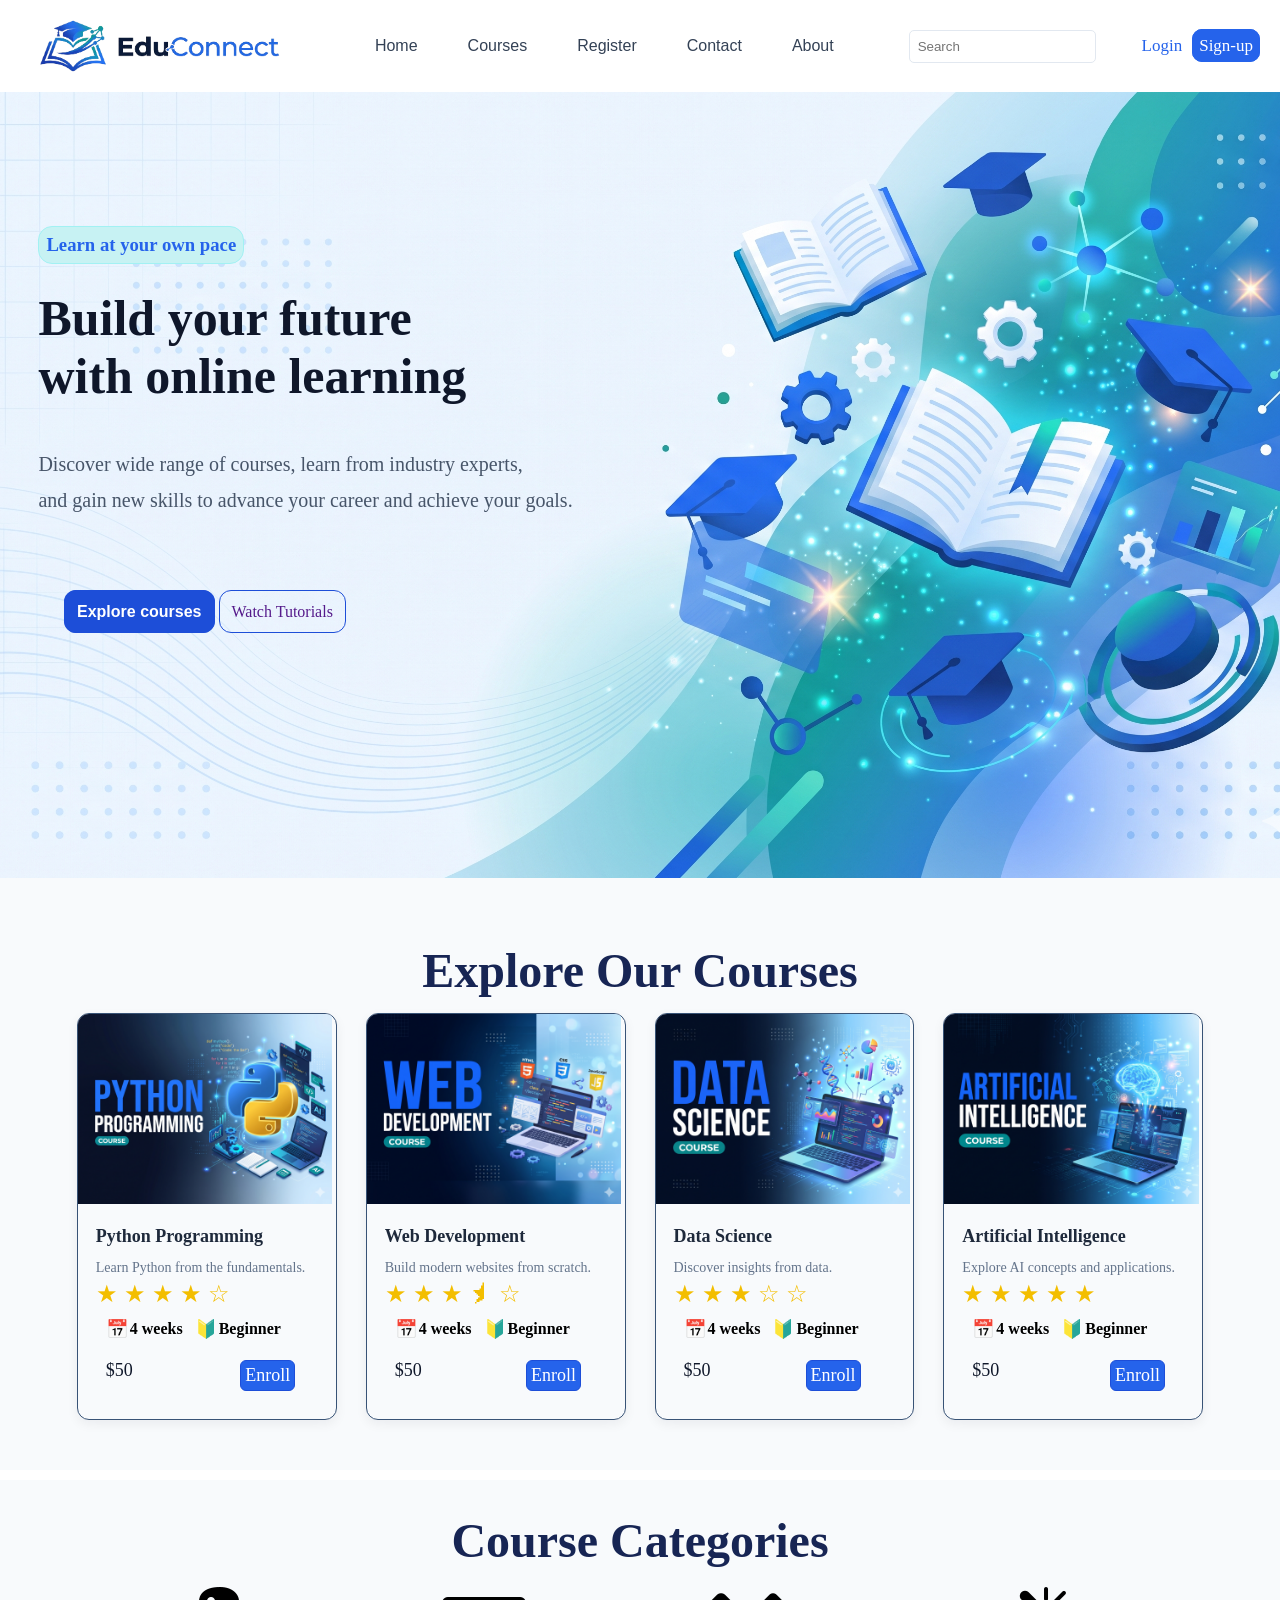
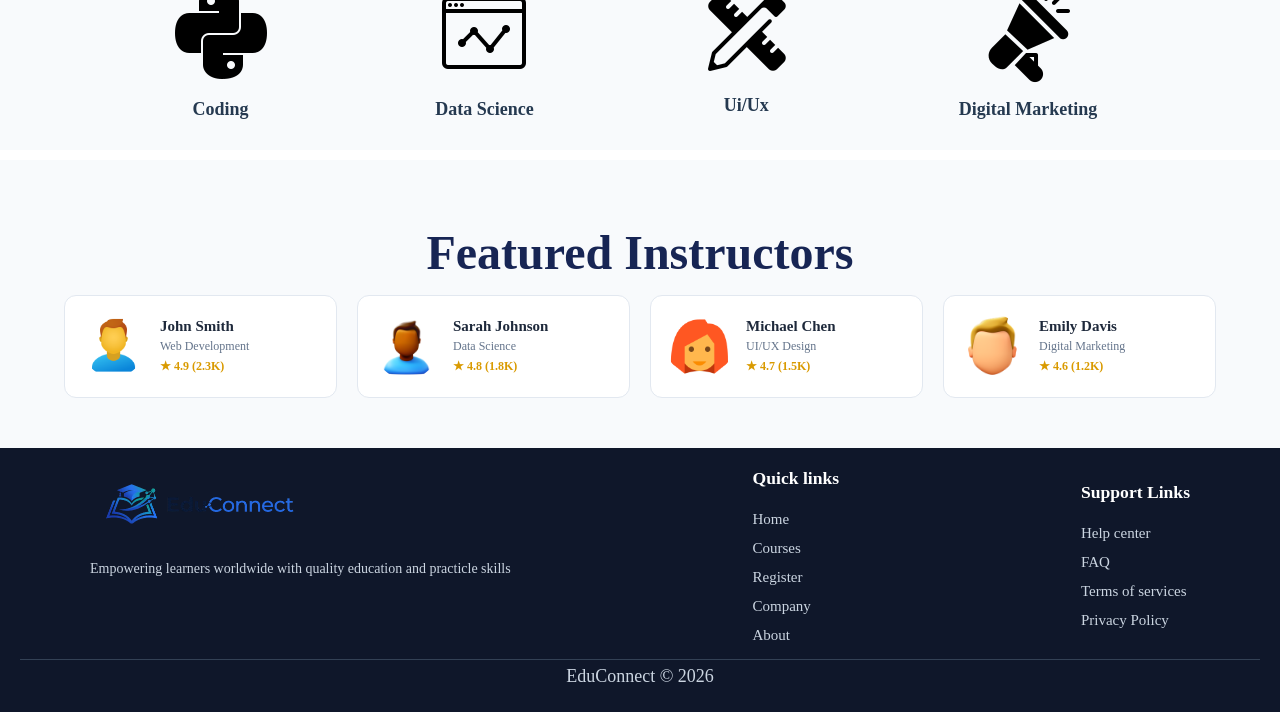
<file: index.html>
<!DOCTYPE html>
<html>
    <head>
        <title>EduConnect</title>
        <link rel="stylesheet" href="style.css"> 
        <link rel="stylesheet" href="css/navbar.css">       
    </head>
    <body>
        <header>
            <nav class="navbar-main">
                <img src="images/logo.png" alt="EduConnect logo">
                <div class="main-nav">
                    <a href="index.html">Home</a>
                    <a href="">Courses</a>
                    <a href="register.html">Register</a>
                    <a href="">Contact</a>
                    <a href="">About</a>
                </div>
                <div class="search-nav">
                    <input type="search" placeholder="Search">
                </div>
                <div class="auth-nav">
                    <a href="" class="login">Login</a>
                    <a href="" class="signup">Sign-up</a>
                </div>
            </nav>
        </header>
        <div class="hero-section">
            <div class="hero-text">
                <h3>Learn at your own pace</h3>
                <h1>Build your future <br> with online learning</h1>
                
                <p>Discover wide range of courses, learn from industry experts,<br> and gain new skills to advance your career and achieve your goals.</p>
            </div>
            <div class="hero-btn">
                <a href="" class="exp-course">Explore courses</a>
                <a href="">Watch Tutorials</a>
            </div>
        </div>
        
        <section class="courses-section">
            <div class="section-title">
            <h2>Explore Our Courses</h2>
            </div>

            <div class="responsive">

                <section class="courses-card">
                    <a href="course_details_page.html">
                        <img src="images/python.png" alt="Python programming course">
                    </a>
                    <div class="descr">
                        <h3>Python Programming</h3>
                        <p>Learn Python from the fundamentals.</p>
                        
                        <div class="star-rating">
                            <span class="star filled">★</span>
                            <span class="star filled">★</span>
                            <span class="star filled">★</span>
                            <span class="star filled">★</span>
                            <span class="star empty">☆</span>
                        </div>
                        <div class="time-mode">
                            <div class="time">
                            <label>&#128197;</label>
                            <h4>4 weeks</h4>
                            </div>
                            <div class="mode">
                            <label>&#128304;</label>
                            <h4>Beginner</h4>
                            </div>
                        </div> 
                        <div class="price-btn">
                        <label class="price">$50</label>
                        <a href="course_details_page.html">Enroll</a>
                        </div>
                    </div>
                </section>

                <section class="courses-card">
                    <a href="#">
                        <img src="images/web_development.png" alt="Web development course">
                    </a>
                    <div class="descr">
                        <h3>Web Development</h3>
                        <p>Build modern websites from scratch.</p>
                        
                        <div class="star-rating">
                            <span class="star filled">★</span>
                            <span class="star filled">★</span>
                            <span class="star filled">★</span>
                            <span class="star filled">&#11240</span>
                            <span class="star empty">☆</span>
                        </div>
                        <div class="time-mode">
                            <div class="time">
                            <label>&#128197;</label>
                            <h4>4 weeks</h4>
                            </div>
                            <div class="mode">
                            <label>&#128304;</label>
                            <h4>Beginner</h4>
                            </div>
                        </div> 
                        <div class="price-btn">
                        <label class="price">$50</label>
                        <a href="">Enroll</a>
                        </div>
                    </div>
                </section>

                <section class="courses-card">
                    <a href="#">
                        <img src="images/data-science.png" alt="Data science course">
                    </a>
                    <div class="descr">
                        <h3>Data Science</h3>
                        <p>Discover insights from data.</p>
                        
                        <div class="star-rating">
                            <span class="star filled">★</span>
                            <span class="star filled">★</span>
                            <span class="star filled">★</span>
                            <span class="star filled">☆</span>
                            <span class="star empty">☆</span>
                        </div>
                        <div class="time-mode">
                            <div class="time">
                            <label>&#128197;</label>
                            <h4>4 weeks</h4>
                            </div>
                            <div class="mode">
                            <label>&#128304;</label>
                            <h4>Beginner</h4>
                            </div>
                        </div> 
                        <div class="price-btn">
                        <label class="price">$50</label>
                        <a href="">Enroll</a>
                        </div>
                    </div>
                </section>

                <section class="courses-card">
                    <a href="#">
                        <img src="images/ai.png" alt="Artificial intelligence course">
                    </a>
                    <div class="descr">
                        <h3>Artificial Intelligence</h3>
                        <p>Explore AI concepts and applications.</p>
                        
                        <div class="star-rating">
                            <span class="star filled">★</span>
                            <span class="star filled">★</span>
                            <span class="star filled">★</span>
                            <span class="star filled">★</span>
                            <span class="star empty">★</span>
                        </div>
                        <div class="time-mode">
                            <div class="time">
                            <label>&#128197;</label>
                            <h4>4 weeks</h4>
                            </div>
                            <div class="mode">
                            <label>&#128304;</label>
                            <h4>Beginner</h4>
                            </div>
                        </div> 
                        <div class="price-btn">
                        <label class="price">$50</label>
                        <a href="">Enroll</a>
                        </div>
                    </div>

                 </section>
            </div>
        </section>
        
        <section class="main-categories">
                <div class="section-title">
                    <h2>Course Categories</h2>
                </div>
                <section class="categories">
                    <div class="avatar">
                        <img src="images/python_logo.png" class="av-img">
                        <h4>Coding</h4>
                    </div>
                    <div class="avatar">
                        <img src="images/data_science_logo.png" class="av-img">
                        <h4>Data Science</h4>
                    </div>
                    <div class="avatar">
                        <img src="images/design_logo.png" class="av-img">
                        <h4>Ui/Ux</h4>
                    </div>
                    <div class="avatar">
                        <img src="images/digital_m_logo.png" class="av-img">
                        <h4>Digital Marketing</h4>
                    </div>
                </section>
        </section>

        <section class="instructors-section">

            <div class="section-title">
                    <h2>Featured Instructors</h2>
            </div>

            <div class="our-instructors">

                <article class="ins-card">
                    <a href="instructor_page.html">
                    <img src="images/av_1.png" alt="John Smith">
                    </a>
                    <div class="ins-details">
                        <h3>John Smith</h3>
                        <p>Web Development</p>
                        <p class="instructor-rating">★ 4.9 (2.3K)</p>
                        
                    </div>
                
                </article>

                <article class="ins-card">
                    <img src="images/av_2.png" alt="Sarah Johnson">
                    <div class="ins-details">
                        <h3>Sarah Johnson</h3>
                        <p>Data Science</p>
                        <p class="instructor-rating">★ 4.8 (1.8K)</p>
                    </div>
                </article>

                <article class="ins-card">
                    <img src="images/av_3.png" alt="Michael Chen">
                    <div class="ins-details">
                        <h3>Michael Chen</h3>
                        <p>UI/UX Design</p>
                        <p class="instructor-rating">★ 4.7 (1.5K)</p>
                    </div>
                </article>

                <article class="ins-card">
                    <img src="images/av_4.png" alt="Emily Davis">
                    <div class="ins-details">
                        <h3>Emily Davis</h3>
                        <p>Digital Marketing</p>
                        <p class="instructor-rating">★ 4.6 (1.2K)</p>
                    </div>
                </article>

            </div>
        </section>

        <footer>
            <div class="footer-part">
                <div class="logo-footer">
                    <img src="images/logo.png">
                    <p>Empowering learners worldwide with quality education and practicle skills</p>
                </div>
                <div class="quick-links">
                    <h3>Quick links</h3>
                    <a>Home</a>
                    <a>Courses</a>
                    <a>Register</a>
                    <a>Company</a>
                    <a>About</a>
                </div>
                <div class="support-link">
                   <h3>Support Links</h3> 
                    <a>Help center</a>
                    <a>FAQ</a>
                    <a>Terms of services</a>
                    <a>Privacy Policy</a>
                </div>
            </div>
                <hr>
                <div class="copyright">
                    <p>EduConnect &copy; 2026</p>
                </div>
            
        </footer>    
    </body>
</html>
</file>
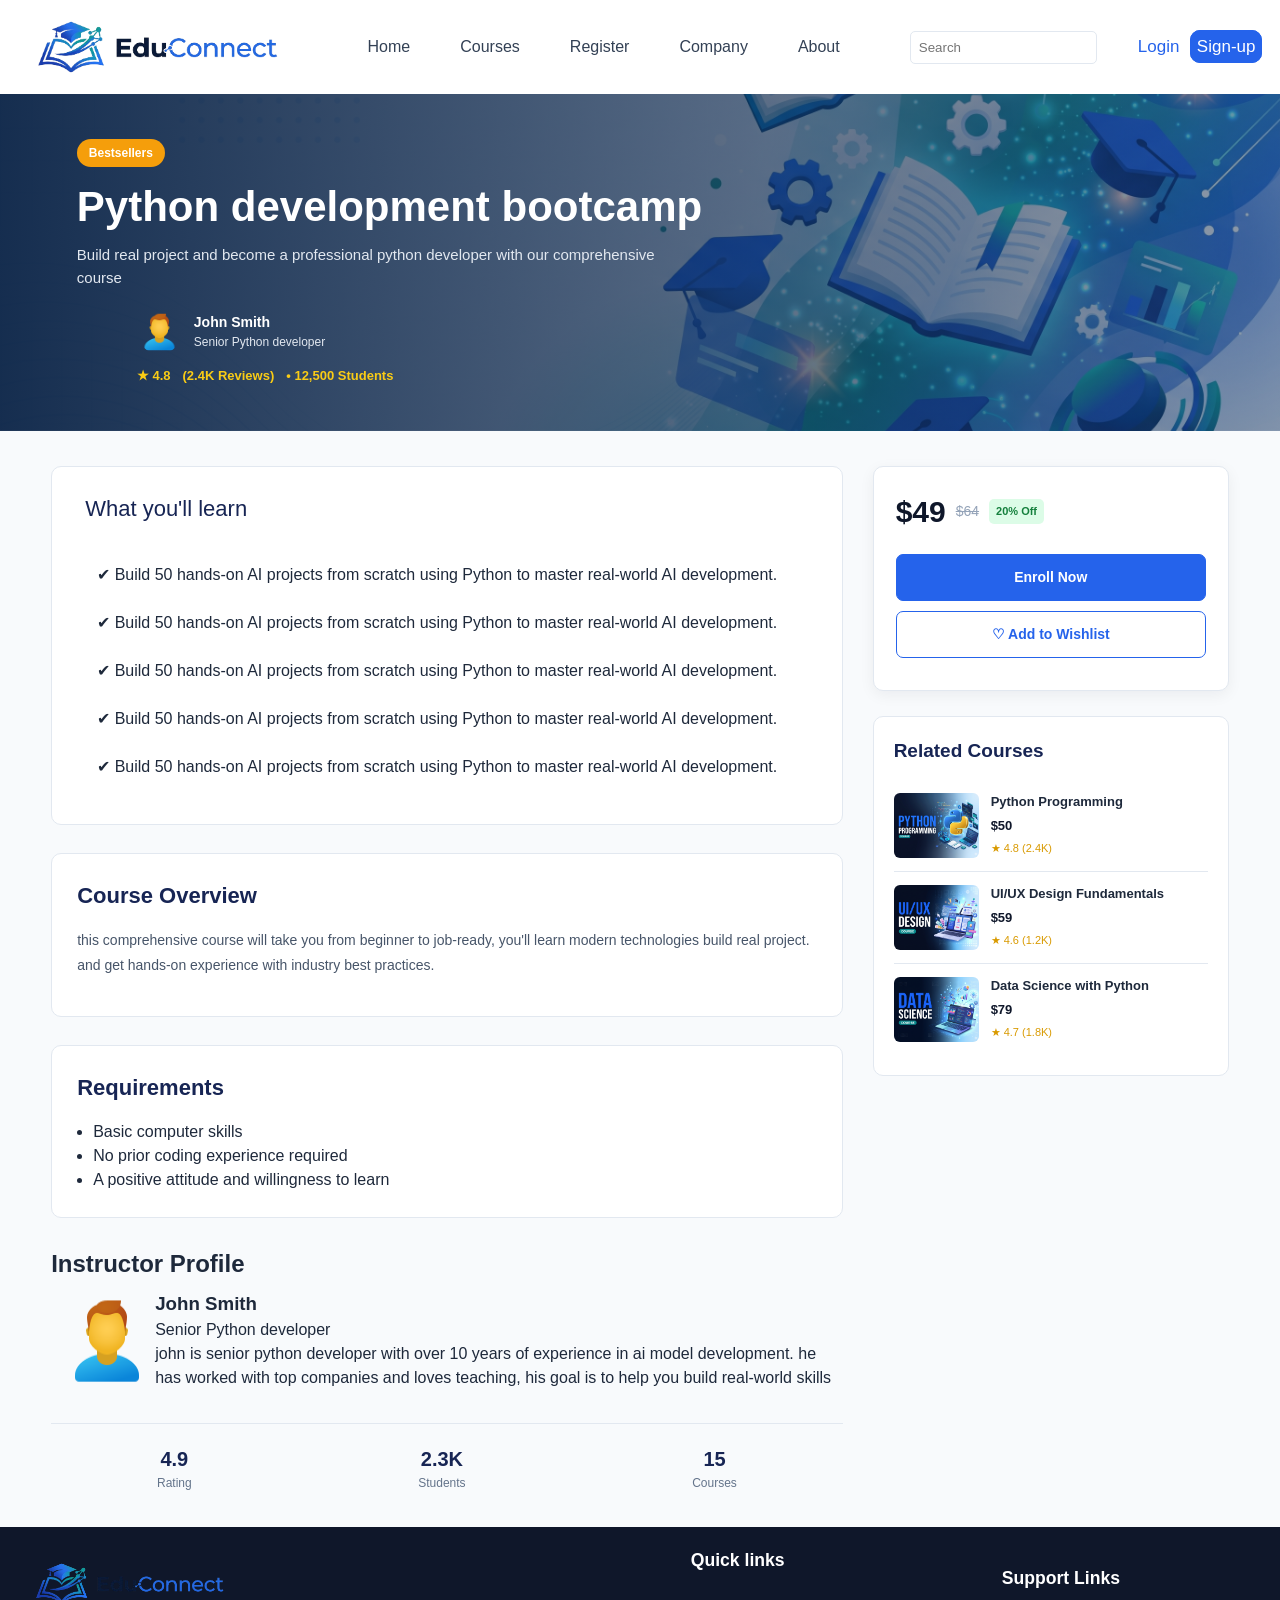
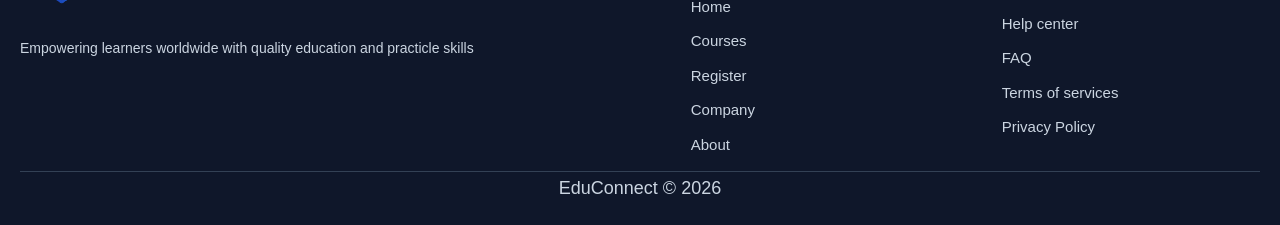
<file: course_details_page.html>
<!DOCTYPE html>
<html>
    <head>
        <title>Course details page</title>
        <link rel="stylesheet" href="css/navbar.css">
        <link rel="stylesheet" href="course_details_page.css">
    </head>
    <body>
        <header>
            <nav class="navbar-main">
                <img src="images/logo.png" alt="EduConnect logo">
                <div class="main-nav">
                    <a href="index.html">Home</a>
                    <a href="">Courses</a>
                    <a href="register.html">Register</a>
                    <a href="">Company</a>
                    <a href="">About</a>
                </div>
                <div class="search-nav">
                    <input type="search" placeholder="Search">
                </div>
                <div class="auth-nav">
                    <a href="" class="login">Login</a>
                    <a href="" class="signup">Sign-up</a>
                </div>
            </nav>
        </header>
          
        <main>
            <section class="hero-banner">
                <div class="hero-content">

                    <span>Bestsellers</span>

                    <h1>Python development bootcamp</h1>

                    <p>Build real project and become a professional python developer with our comprehensive course</p>

                    
                </div>

                <div class="ins-card">
                    <img src="images/av_1.png">

                    <div class="ins-details">
                        <h3>John Smith</h3>
                        <p>Senior Python developer</p>
                    </div>
                </div>
                
                <div class="course-rating">
                    <span>★ 4.8</span>
                    <span>(2.4K Reviews)</span>
                    <span>• 12,500 Students</span>
                </div>

            </section>

        <section class="course-main">

            <div class="course-main-content">

                <section class="course-section">
                    <fieldset>

                        <legend>What you'll learn</legend>

                        <ul class="ovr-li">
                            <li><span>✔</span> Build 50 hands-on AI projects from scratch using Python to master real-world AI development.</li>
                            <li><span>✔</span> Build 50 hands-on AI projects from scratch using Python to master real-world AI development.</li>
                            <li><span>✔</span> Build 50 hands-on AI projects from scratch using Python to master real-world AI development.</li>
                            <li><span>✔</span> Build 50 hands-on AI projects from scratch using Python to master real-world AI development.</li>
                            <li><span>✔</span> Build 50 hands-on AI projects from scratch using Python to master real-world AI development.</li>
                        </ul>

                    </fieldset>
                </section>

                <section class="course-section">
                    <h2>Course Overview</h2>
                    <p>
                       this comprehensive course will take you
                       from beginner to job-ready, you'll learn
                       modern technologies build real project.
                       and get hands-on experience with industry best practices.
                    </p>

                </section>

                <section class="course-section">
                    <h2>Requirements</h2>
                    <ul class="req-li">
                        <li>Basic computer skills</li>
                        <li>No prior coding experience required</li>
                        <li>A positive attitude and willingness to learn</li>
                    </ul>
                </section>

                <section class="course-ins">

                    <h2>Instructor Profile</h2>

                    <div class="ins-profile">
                        <img src="images/av_1.png">
                        <div class="ins-prof-dtl">
                            <h3>John Smith</h3>

                            <p>Senior Python developer</p>

                            <p>
                                john is senior python developer with over 10 years
                                of experience in ai model development. he has worked
                                with top companies and loves teaching, his goal is to
                                help you build real-world skills
                            </p>

                        </div>

                    </div>

                    <div class="instructor-stats">

                        <div>
                            <h3>4.9</h3>
                            <p>Rating</p>
                        </div>

                        <div>
                            <h3>2.3K</h3>
                            <p>Students</p>
                        </div>

                        <div>
                            <h3>15</h3>
                            <p>Courses</p>
                        </div>

                    </div>

                </section>
                
                

            </div>

            <aside class="course-sidebar">

                
                <section class="enrollment-card">

                    <div class="course-price">

                        <h2>$49</h2>

                        <del>$64</del>

                        <span>20% Off</span>

                    </div>

                    <a href="register.html" class="enroll-btn">
                        Enroll Now
                    </a>

                    <a href="#" class="wishlist-btn">
                        ♡ Add to Wishlist
                    </a>


                </section>


                
                <section class="related-courses">

                    <h2>Related Courses</h2>

                    <article class="related-card">

                        <img src="images/python.png" alt="Python course">

                        <div>
                            <h3>Python Programming</h3>
                            <p>$50</p>
                            <span>★ 4.8 (2.4K)</span>
                        </div>

                    </article>


                    <article class="related-card">

                        <img src="images/uiux.png" alt="UI UX design course">

                        <div>
                            <h3>UI/UX Design Fundamentals</h3>
                            <p>$59</p>
                            <span>★ 4.6 (1.2K)</span>
                        </div>

                    </article>


                    <article class="related-card">

                        <img src="images/data-science.png" alt="Data science course">

                        <div>
                            <h3>Data Science with Python</h3>
                            <p>$79</p>
                            <span>★ 4.7 (1.8K)</span>
                        </div>

                    </article>

                </section>

            </aside>

        </section>
        </main>
        <footer>
            <div class="footer-part">
                <div class="logo-footer">
                    <img src="images/logo.png">
                    <p>Empowering learners worldwide with quality education and practicle skills</p>
                </div>
                <div class="quick-links">
                    <h3>Quick links</h3>
                    <a>Home</a>
                    <a>Courses</a>
                    <a>Register</a>
                    <a>Company</a>
                    <a>About</a>
                </div>
                <div class="support-link">
                   <h3>Support Links</h3> 
                    <a>Help center</a>
                    <a>FAQ</a>
                    <a>Terms of services</a>
                    <a>Privacy Policy</a>
                </div>
            </div>
                <hr>
                <div class="copyright">
                    <p>EduConnect &copy; 2026</p>
                </div>
            
        </footer> 
    </body>
</html>
</file>
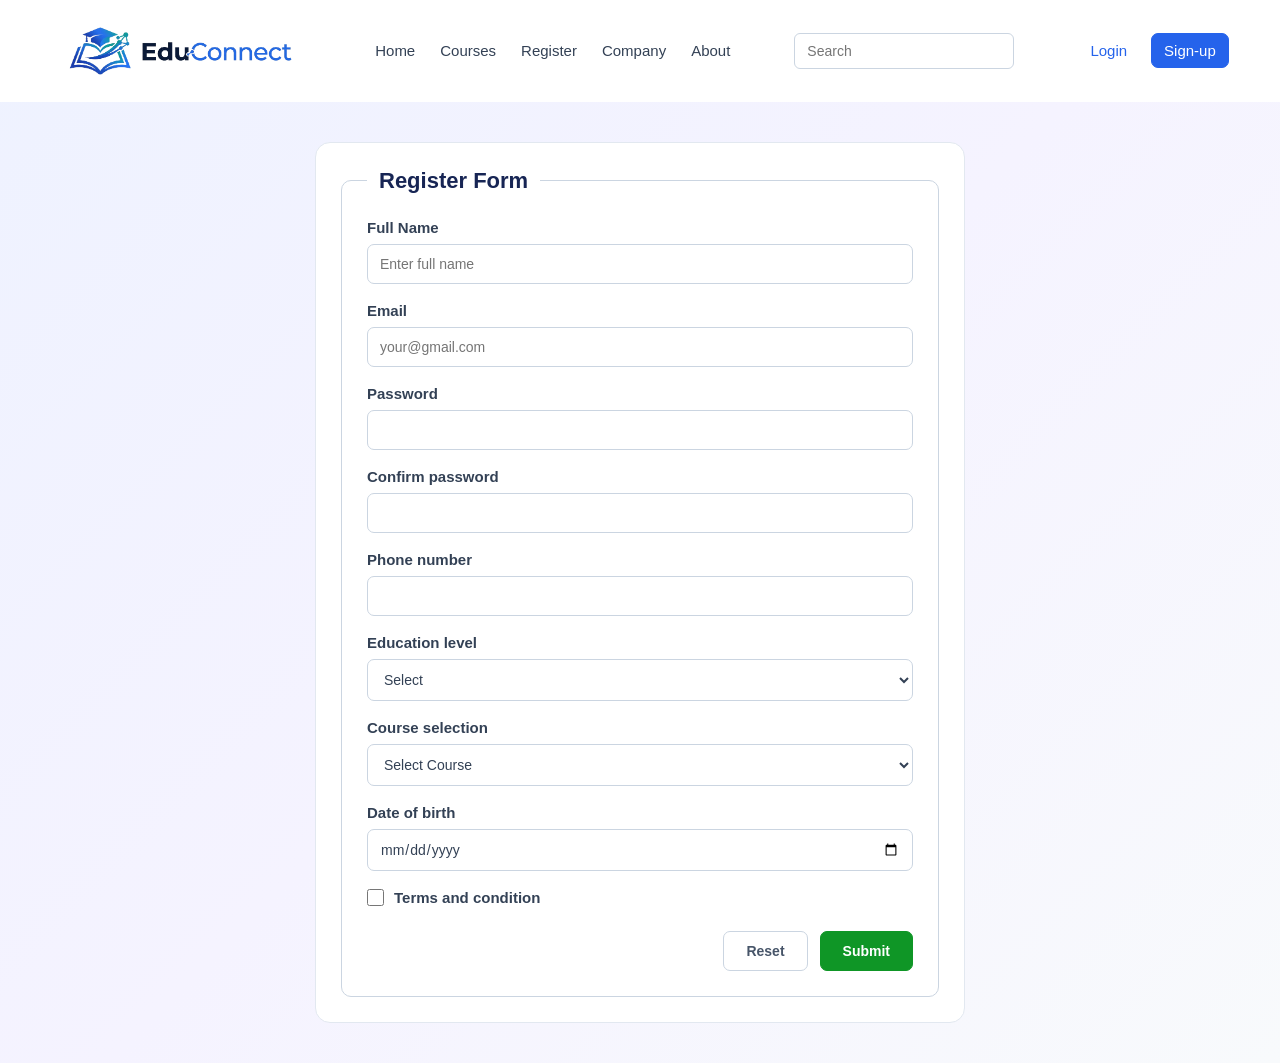
<file: register.html>
<!DOCTYPE html>
<html>
    <head>
        <title>Register form</title>
        <link href="css/register.css" rel="stylesheet">
        
    </head>
    <body>
        <header>
            <nav class="navbar-main">
                <img src="images/logo.png" alt="EduConnect logo">
                <div class="main-nav">
                    <a href="index.html">Home</a>
                    <a href="">Courses</a>
                    <a href="register.html" target="_blank">Register</a>
                    <a href="">Company</a>
                    <a href="">About</a>
                </div>
                <div class="search-nav">
                    <input type="search" placeholder="Search">
                </div>
                <div class="auth-nav">
                    <a href="" class="login">Login</a>
                    <a href="" class="signup">Sign-up</a>
                </div>
            </nav>
        </header>
        <main>
        <form class="form-register">
            <fieldset>
                <legend>Register Form</legend>

                <section class="form-field">
                <label>Full Name</label>
                <input type="text" placeholder="Enter full name" required>
                </section>
                
                <section class="form-field">
                <label>Email</label>
                <input type="email" placeholder="your@gmail.com" required>
                </section>
                
                <section class="form-field">
                <label>Password</label>
                <input type="password" required>
                </section>

                <section class="form-field">
                <label>Confirm password</label>
                <input type="password" required>
                </section>

                <section class="form-field">
                <label>Phone number</label>
                <input type="tel" required>
                </section>
                 
                <section class="form-field">
                <label>Education level</label>
                <select required>
                    <option selected>Select</option>
                    <option>10th</option>
                    <option>12th</option>
                    <option>Under Graduate</option>
                    <option>Graduate</option>
                    <option>Post Graduate</option>
                </select>
                </section>
                
                <section class="form-field">
                <label>Course selection</label>
                <select required>
                    <option selected>Select Course</option>
                    <option>Python</option>
                    <option>Data science</option>
                    <option>Web development</option>
                    <option>Backend development</option>
                    <option>Frontend development</option>
                    <option>Full-stack development</option>
                    <option>Ui/ux designer</option>
                    <option>Laravel development</option>
                    <option>AI development</option>
                    <option>Machine learning</option>
                    <option>Deep learning</option>
                    <option>Internet of things(IOT)</option>
                </select>
                </section>

                <section class="form-field">
                <label>Date of birth</label>
                <input type="date">
                </section>

                <section class="form-field">
                <input type="checkbox" required>
                <label>Terms and condition</label>
                </section>
                
                
                <section class="form-btn">
                <button type="reset" class="reset">Reset</button>
                <button type="submit" class="submit">Submit</button>
                </section>
            </fieldset>
        </form>
        </main>
    </body>
</html>
</file>
<file: style.css>
*{
    margin: 0;
    padding: 0;
    box-sizing: border-box;
}
body,html{
    width: 100%;
    min-width: 0;
    height: 100%;
    margin: 0;
    
}

.hero-section{
  background-image: url("images/hero_image.png");
  height: 87.3%;
  background-position:top;
  background-repeat: no-repeat;
  background-color: black;
  background-size:cover;
  position:relative;
}

.hero-text h1{
  text-align: left;
  position: absolute;
  top: 25%;
  left: 3%;
  color: #0F172A;
  font-size: 50px;
}

.hero-text p{
  text-align: left;
  position: absolute;
  top: 45%;
  left: 3%;
  line-height: 4vh;
  color: #475569;
  font-size: 20px;
}

.hero-text h3{
  color: #2563EB;
  text-align: left;
  position: absolute;
  top: 17%;
  left: 3%;
  border: 1px solid rgb(162, 241, 243);
  border-radius: 14px;
  padding: 7px;
  background-color: rgb(199, 242, 243);
}

.hero-btn{
    position: absolute;
    top: 65%;
    left: 5%;
    
}

.hero-btn a{
    text-decoration: none;
    padding: 12px;
    border: 1px solid #1D4ED8;
    border-radius: 12px;
}

.exp-course{
    background-color: #1D4ED8;
    color: white;
    font-weight: bold;
    font-family:Arial, Helvetica, sans-serif;
}

.exp-course:hover{
    background-color: #2563EB;
}

.courses-section {
    padding: 50px 6%;
    background-color: #f8fafc;
    text-align: center;
}

.section-title {
    font-size: 32px;
    color: #172554;
    margin: 15px auto;
    text-align: center;
}

.section-description {
    color: #64748b;
    font-size: 16px;
    margin-bottom: 35px;
}


.responsive {
    display: grid;
    grid-template-columns: repeat(4, minmax(0, 1fr));
    flex-wrap: wrap;
    gap: 29px;
    max-width: 1200px;
    margin: 0 auto;
}

.courses-card {
    background-color: #F8FAFC;
    display: flex;
    flex-wrap: wrap;
    border-radius: 12px;
    overflow: hidden;
    border: 1px solid #385376;
    box-shadow: 0 4px 12px rgba(15, 23, 42, 0.06);
}

.courses-card img {
    display: inline-block;
    width: 100%;
    height: 190px;
    object-fit:fill;

}
.descr {
    padding: 18px;
    text-align: left;
}

.descr h3 {
    color: #1e293b;
    font-size: 18px;
    margin: 0 0 10px;
}

.descr p {
    color: #64748b;
    font-size: 14px;
    line-height: 1.6;
    margin: 0;
}

.descr label{
    font-size: 18px;
    gap: 20px;
}

.descr .star-rating{
    font-size: 24px;
    color: #f3be00;
}

.time-mode{
    display: flex;
    align-items: flex-start;
    flex-wrap: wrap;
    padding: 10px;
    
}

.time-mode .time{
    display: flex;
    flex-wrap: wrap;
    margin-right: 10px;
    justify-content: left;
}

.time-mode .mode{
    display: flex;
    flex-wrap: wrap;
    justify-content: left;
}

.time-mode h4{
    padding: 2px;
}

.price{
    font-size: 20px;
    color: #0F172A;
}


.price-btn{
    display: flex;
    flex-wrap: wrap;
    margin: 10px;
    justify-content: space-between;

}
.price-btn a{
    text-decoration: none;
    border: 1px solid #1D4ED8;
    background-color: #2563EB;
    color: white;
    font-size: 18px;
    font-weight: 100;
    padding: 4px;
    border-radius: 6px;
}
.main-categories{
    background-color: #F8FAFC;
    padding: 18px;
    margin: 10px auto;
}
.categories{
    display: flex;
    flex-wrap: wrap;
    text-align: center;
    justify-content: space-evenly;
}

.avatar h4{
    padding: 12px;
    font-size: 18px;
    color: #253950;
}

.section-heading {
    max-width: 1200px;
    margin: 0 auto 30px;
    display: flex;
    justify-content: space-between;
    align-items: flex-end;
    flex-wrap: wrap;
    gap: 15px;
}

.section-heading h2 {
    color: #172554;
    font-size: clamp(24px, 3vw, 32px);
    margin-bottom: 5px;
}

.section-heading p {
    color: #64748b;
    font-size: 15px;
}

.view-all {
    color: #2563eb;
    text-decoration: none;
    font-weight: 600;
    white-space: nowrap;
}

.view-all:hover {
    text-decoration: underline;
}


.instructors-section {
    padding: 50px 5%;
    background-color: #f8fafc;
}

.our-instructors {
    width: 100%;
    max-width: 1200px;
    margin: 0 auto;

    display: grid;
    grid-template-columns: repeat(4, minmax(0, 1fr));
    gap: 20px;
}

.ins-card {
    min-width: 0;
    display: flex;
    align-items: center;
    gap: 14px;
    padding: 16px;

    background-color: #ffffff;
    border: 1px solid #e2e8f0;
    border-radius: 12px;
}

.ins-card img {
    flex-shrink: 0;
    width: 65px;
    height: 65px;
    border-radius: 50%;
    object-fit: cover;
}

.ins-details {
    min-width: 0;
}

.ins-details h3 {
    margin-bottom: 4px;
    color: #1e293b;
    font-size: 15px;
}

.ins-details p {
    color: #64748b;
    font-size: 12px;
}

.ins-details .instructor-rating {
    margin-top: 5px;
    color: #d99a00;
    font-weight: 600;
}

footer {
    gap: 32px;
    padding: 20px 20px 20px;
    background-color: #0f172a;
    color: #ffffff;
    font-size: 15px;
}

.footer-part{
    max-width: 1100px;
    margin: 0 auto;
    display: flex;
    flex-wrap: wrap;
    justify-content: space-between;
    gap: 40px;
}

footer img {
    display: block;
    width: 100%;
    max-width: 220px;
    height: auto;
    margin-bottom: 16px;
}

footer p {
    display: block;
    color: #cbd5e1;
    line-height: 1.8;
    font-size: 14px;
}

footer .quick-links,
footer .support-link {
    display:flex;
    flex-wrap: wrap;
    flex-direction: column;
    justify-content: center;
    align-items: flex-start;
    gap: 12px;
}

footer a {
    display: inline-block;
    flex-direction: column;
    color: #cbd5e1;
    text-decoration: none;
}

footer h3{
    font-size: 1.1rem;
    font-weight: 600;
    margin-bottom: 10px;
    position: relative;
}

footer hr {
    margin-top:15px;
    width: 100%;
    border: 0;
    border-top: 1px solid #334155;
}

footer .copyright {
    text-align: center;
}

footer .copyright p {
    font-size: 18px;
}
</file>
<file: css/navbar.css>
nav{
    margin: 0;
    width: 100%;
    min-width: 0;
    min-height: 0;
    background-color: #FFFFFF;
    display: flex; 
    justify-content: space-around;
    align-items: center;
    flex-wrap: wrap;
}
nav img{
    width: 100%;
    display: flex;
    object-fit: contain;
    height: auto;
    max-width: 280px;
    min-width: 0;
}
.main-nav{
    display: flex;
    flex-wrap: wrap;
    justify-content: center;
    align-items: center;
    gap: 50px;
    padding: 35px;
}

.main-nav a{
    max-width: 100%;
    min-width: 0;
    text-decoration: none;
    font-family:Arial, Helvetica, sans-serif;
    font-size: 16px;
    color: #334155;
        
}

header{
    min-width: 0;
    max-width: 100%;
    margin-bottom: 0;
    display: flex;
    position: sticky;
    overflow: hidden;
    top: 0;
    z-index: 1000;
    flex-wrap: wrap;
    align-items: center;
}

.search-nav input{
    min-width: 30%;
    max-width: 100%;
    gap: 20px;
    border-radius: 5px;
    border: 1px solid #E2E8F0;    
    padding: 8px;

}
.auth-nav a{
    display: inline;
    width: 100%;
    min-width: 0;
    flex-wrap: wrap;
    padding: 6px;
    justify-content: space-evenly;
    align-items: center;
    text-decoration: none;
    border-radius: 10px;
}
.login{
    color: #2563EB;
    font-size: 17px;
}
.signup {
    border: 1px solid #2563EB;
    background-color: #2563EB;
    color: #FFFFFF;
    font-size: 17px;
}
.signup:hover{
    background-color: #1D4ED8;
}
</file>
<file: course_details_page.css>
* {
    margin: 0;
    padding: 0;
    box-sizing: border-box;
}

body {
    width: 100%;
    min-width: 0;
    font-family: Arial, Helvetica, sans-serif;
    color: #1e293b;
    background-color: #f8fafc;
    line-height: 1.5;
}

img {
    display: block;
    max-width: 100%;
}

a {
    color: inherit;
    text-decoration: none;
}


.hero-banner {
    min-height: 300px;
    display: block;
    align-items: center;
    padding: 45px 6%;

    background-image:
        linear-gradient(to right, rgba(10, 35, 70, 0.95), rgba(10, 35, 70, 0.45)),
        url("images/hero_image.png");

    background-position: center;
    background-size: cover;
    background-repeat: no-repeat;

    color: white;
}

.hero-content {
    
    width: 100%;
    max-width: 1200px;
    margin: 0 auto;
}

.hero-content span{
    display: inline-block;
    margin-bottom: 15px;
    padding: 5px 12px;
    border-radius: 20px;
    background-color: #f59e0b;
    color: #ffffff;
    font-size: 12px;
    font-weight: bold;
}

.hero-content h1 {
    margin-bottom: 12px;
    font-size: clamp(28px, 4vw, 42px);
    line-height: 1.2;
}

.hero-content > p {
    max-width: 600px;
    margin-bottom: 20px;
    color: #e2e8f0;
    font-size: 15px;
}

.ins-card{
    display: flex;
    align-items: center;
    gap: 12px;
    margin-left: 60px;
    margin-bottom: 12px;
}

.ins-card img {
    width: 45px;
    height: 45px;
    border-radius: 50%;
    object-fit: cover;
}

.ins-details h3 {
    font-size: 14px;
}

.ins-details p {
    color: #e2e8f0;
    font-size: 12px;
}

.course-rating {
    display: flex;
    flex-wrap: wrap;
    gap: 12px;
    color: #e2e8f0;
    margin-left: 60px;
    font-size: 13px;
}

.course-rating span{
    color: #facc15;
    font-weight: bold;
}


.course-main {
    width: 100%;
    max-width: 1300px;
    margin: 35px auto;
    padding: 0 4%;
    display: grid;
    grid-template-columns: minmax(0, 2fr) minmax(260px, 0.9fr);
    align-items: start;
    gap: 30px;
}

.course-main-content {
    min-width: 0;
}

.course-section {
    margin-bottom: 28px;
    padding: 25px;
    background-color: #ffffff;
    border: 1px solid #e2e8f0;
    border-radius: 10px;
}

.course-section h2 {
    margin-bottom: 16px;
    color: #172554;
    font-size: 22px;
}


.course-section > p {
    margin-bottom: 13px;
    color: #475569;
    font-size: 14px;
    line-height: 1.8;
}

.course-section legend{
    margin-bottom: 18px;
    color: #172554;
    font-size: 22px;
    
}
.course-section fieldset li{
    padding: 12px;
    
    list-style: none;
}
.course-section fieldset{
    padding: 8px;
    border: none;
}
.req-li{
    
    margin-left: 16px;
}
.instructor-details {
    display: flex;
    align-items: flex-start;
    gap: 20px;
}

.instructor-details img {
    width: 100px;
    height: 100px;
    flex-shrink: 0;
    border-radius: 50%;
    object-fit: cover;
}

.instructor-details h3 {
    margin-bottom: 5px;
    font-size: 18px;
}

.instructor-details p {
    margin-bottom: 8px;
    color: #64748b;
    font-size: 13px;
    line-height: 1.7;
}

.instructor-details .instructor-rating {
    color: #d99a00;
    font-weight: bold;
}

.instructor-stats {
    display: flex;
    flex-wrap: wrap;
    justify-content: space-around;
    gap: 15px;
    margin-top: 25px;
    padding-top: 20px;
    border-top: 1px solid #e2e8f0;
    text-align: center;
}

.instructor-stats h3 {
    color: #172554;
    font-size: 20px;
}

.instructor-stats p {
    color: #64748b;
    font-size: 12px;
}

.ins-profile{
    display: flex;
    padding: 8px;
}

.ins-prof-dtl p{
    font-size: 16px;
}

.course-sidebar {
    min-width: 0;
}

.enrollment-card {
    padding: 22px;
    background-color: #ffffff;
    border: 1px solid #e2e8f0;
    border-radius: 10px;
    box-shadow: 0 4px 15px rgba(15, 23, 42, 0.06);
}

.course-price {
    display: flex;
    align-items: center;
    flex-wrap: wrap;
    gap: 10px;
    margin-bottom: 20px;
}

.course-price h2 {
    color: #0f172a;
    font-size: 30px;
}

.course-price del {
    color: #94a3b8;
    font-size: 14px;
}

.course-price span {
    padding: 4px 7px;
    border-radius: 5px;
    background-color: #dcfce7;
    color: #15803d;
    font-size: 11px;
    font-weight: bold;
}

.enroll-btn,
.wishlist-btn {
    display: block;
    width: 100%;
    padding: 12px;
    margin-bottom: 10px;
    border: 1px solid #2563eb;
    border-radius: 7px;
    text-align: center;
    font-size: 14px;
    font-weight: bold;
}

.enroll-btn {
    background-color: #2563eb;
    color: #ffffff;
}

.enroll-btn:hover {
    background-color: #1d4ed8;
}

.wishlist-btn {
    background-color: #ffffff;
    color: #2563eb;
}

.course-benefits {
    margin-top: 20px;
    list-style: none;
}

.course-benefits li {
    margin-bottom: 15px;
    color: #475569;
    font-size: 13px;
}


.related-courses {
    margin-top: 25px;
    padding: 20px;
    background-color: #ffffff;
    border: 1px solid #e2e8f0;
    border-radius: 10px;
}

.related-courses h2 {
    margin-bottom: 15px;
    color: #172554;
    font-size: 19px;
}

.related-card {
    display: flex;
    align-items: center;
    gap: 12px;
    padding: 12px 0;
    border-bottom: 1px solid #e2e8f0;
}

.related-card:last-child {
    border-bottom: none;
}

.related-card img {
    width: 85px;
    height: 65px;
    flex-shrink: 0;
    border-radius: 6px;
    object-fit: cover;
}

.related-card h3 {
    margin-bottom: 4px;
    color: #1e293b;
    font-size: 13px;
}

.related-card p {
    color: #0f172a;
    font-size: 13px;
    font-weight: bold;
}

.related-card span {
    color: #d99a00;
    font-size: 11px;
}

footer {
    gap: 32px;
    padding: 20px 20px 20px;
    background-color: #0f172a;
    color: #ffffff;
    font-size: 15px;
}

.footer-part{
    max-width: 1100px;
    
    display: flex;
    flex-wrap: wrap;
    justify-content: space-between;
    gap: 40px;
}

footer img {
    display: block;
    width: 100%;
    max-width: 220px;
    height: auto;
    margin-bottom: 16px;
}

footer p {
    display: block;
    color: #cbd5e1;
    line-height: 1.8;
    font-size: 14px;
}

footer .quick-links,
footer .support-link {
    display:flex;
    flex-wrap: wrap;
    flex-direction: column;
    justify-content: center;
    align-items: flex-start;
    gap: 12px;
}

footer a {
    display: inline-block;
    flex-direction: column;
    color: #cbd5e1;
    text-decoration: none;
}

footer h3{
    font-size: 1.1rem;
    font-weight: 600;
    margin-bottom: 10px;
    position: relative;
}

footer hr {
    margin-top:15px;
    width: 100%;
    border: 0;
    border-top: 1px solid #334155;
}

footer .copyright {
    text-align: center;
}

footer .copyright p {
    font-size: 18px;
}
</file>
<file: css/register.css>
* {
    margin: 0;
    padding: 0;
    box-sizing: border-box;
}

html {
    width: 100%;
    min-width: 0;
}

body {
    width: 100%;
    min-height: 100vh;
    font-family: Arial, Helvetica, sans-serif;
    color: #1e293b;

    background: linear-gradient(
        135deg,
        #eef2ff,
        #f5f3ff,
        #f8fafc
    );
}



header {
    width: 100%;
    position: sticky;
    top: 0;
    z-index: 1000;
    background-color: #ffffff;
}

.navbar-main {
    width: 100%;
    min-width: 0;

    display: flex;
    justify-content: space-between;
    align-items: center;
    flex-wrap: wrap;

    gap: 20px;
    padding: 8px 4%;
}

.navbar-main img {
    width: 100%;
    max-width: 260px;
    height: auto;
    object-fit: contain;
}



.main-nav {
    display: flex;
    justify-content: center;
    align-items: center;
    flex-wrap: wrap;

    gap: 25px;
}

.main-nav a {
    color: #334155;
    font-size: 15px;
    text-decoration: none;
}

.main-nav a:hover {
    color: #2563eb;
}



.search-nav {
    flex: 1 1 150px;
    max-width: 220px;
}

.search-nav input {
    width: 100%;
    min-width: 0;
    padding: 9px 12px;

    border: 1px solid #cbd5e1;
    border-radius: 6px;

    font-size: 14px;
}


.auth-nav {
    display: flex;
    align-items: center;
    gap: 12px;
}

.auth-nav a {
    display: inline-block;
    padding: 8px 12px;

    border-radius: 7px;
    text-decoration: none;
    font-size: 15px;
}

.login {
    color: #2563eb;
}

.signup {
    border: 1px solid #2563eb;
    background-color: #2563eb;
    color: #ffffff;
}

.signup:hover {
    background-color: #1d4ed8;
}



main {
    width: 100%;
    min-height: 75vh;

    display: flex;
    justify-content: center;
    align-items: center;

    padding: 40px 20px;
}


.form-register {
    width: 100%;
    max-width: 650px;

    margin: 0 auto;
    padding: 25px;

    background-color: #ffffff;

    border: 1px solid #e2e8f0;
    border-radius: 15px;

}


.form-register fieldset {
    min-width: 0;
    padding: 25px;
    border: 1px solid #cbd5e1;
    border-radius: 10px;
}


.form-register legend {
    padding: 0 12px;
    color: #172554;
    font-size: 22px;
    font-weight: bold;
}


.form-field {
    display: flex;
    flex-direction: column;
    gap: 8px;
    margin-bottom: 18px;
}



.form-field label {
    color: #334155;
    font-size: 15px;
    font-weight: 600;
}

.form-field input:not([type="checkbox"]),
.form-field select {
    width: 100%;
    min-width: 0;
    padding: 11px 12px;
    border: 1px solid #cbd5e1;
    border-radius: 7px;
    background-color: #ffffff;
    color: #334155;
    font-family: Arial, Helvetica, sans-serif;
    font-size: 14px;
}


.form-field input:focus,
.form-field select:focus {
    outline: none;
    border-color: #2563eb;

}



.form-field:has(input[type="checkbox"]) {
    display: flex;
    flex-direction: row;
    align-items: center;
    gap: 10px;
    margin-top: 10px;
}

.form-field input[type="checkbox"] {
    width: 17px;
    height: 17px;

    accent-color: #2563eb;
    cursor: pointer;
}


.form-btn {
    display: flex;
    justify-content: flex-end;
    flex-wrap: wrap;

    gap: 12px;
    margin-top: 25px;
}

.form-btn button {
    padding: 11px 22px;

    border-radius: 7px;
    font-size: 14px;
    font-weight: bold;

    cursor: pointer;
    transition: background-color 0.2s ease;
}


.reset {
    background-color: #ffffff;
    color: #475569;

    border: 1px solid #cbd5e1;
}

.reset:hover {
    background-color: #f1f5f9;
}


.submit {
    background-color: #0f9626;
    color: #ffffff;

    border: 1px solid #0f9626;
}

.submit:hover {
    background-color: #15803d;
}
</file>
